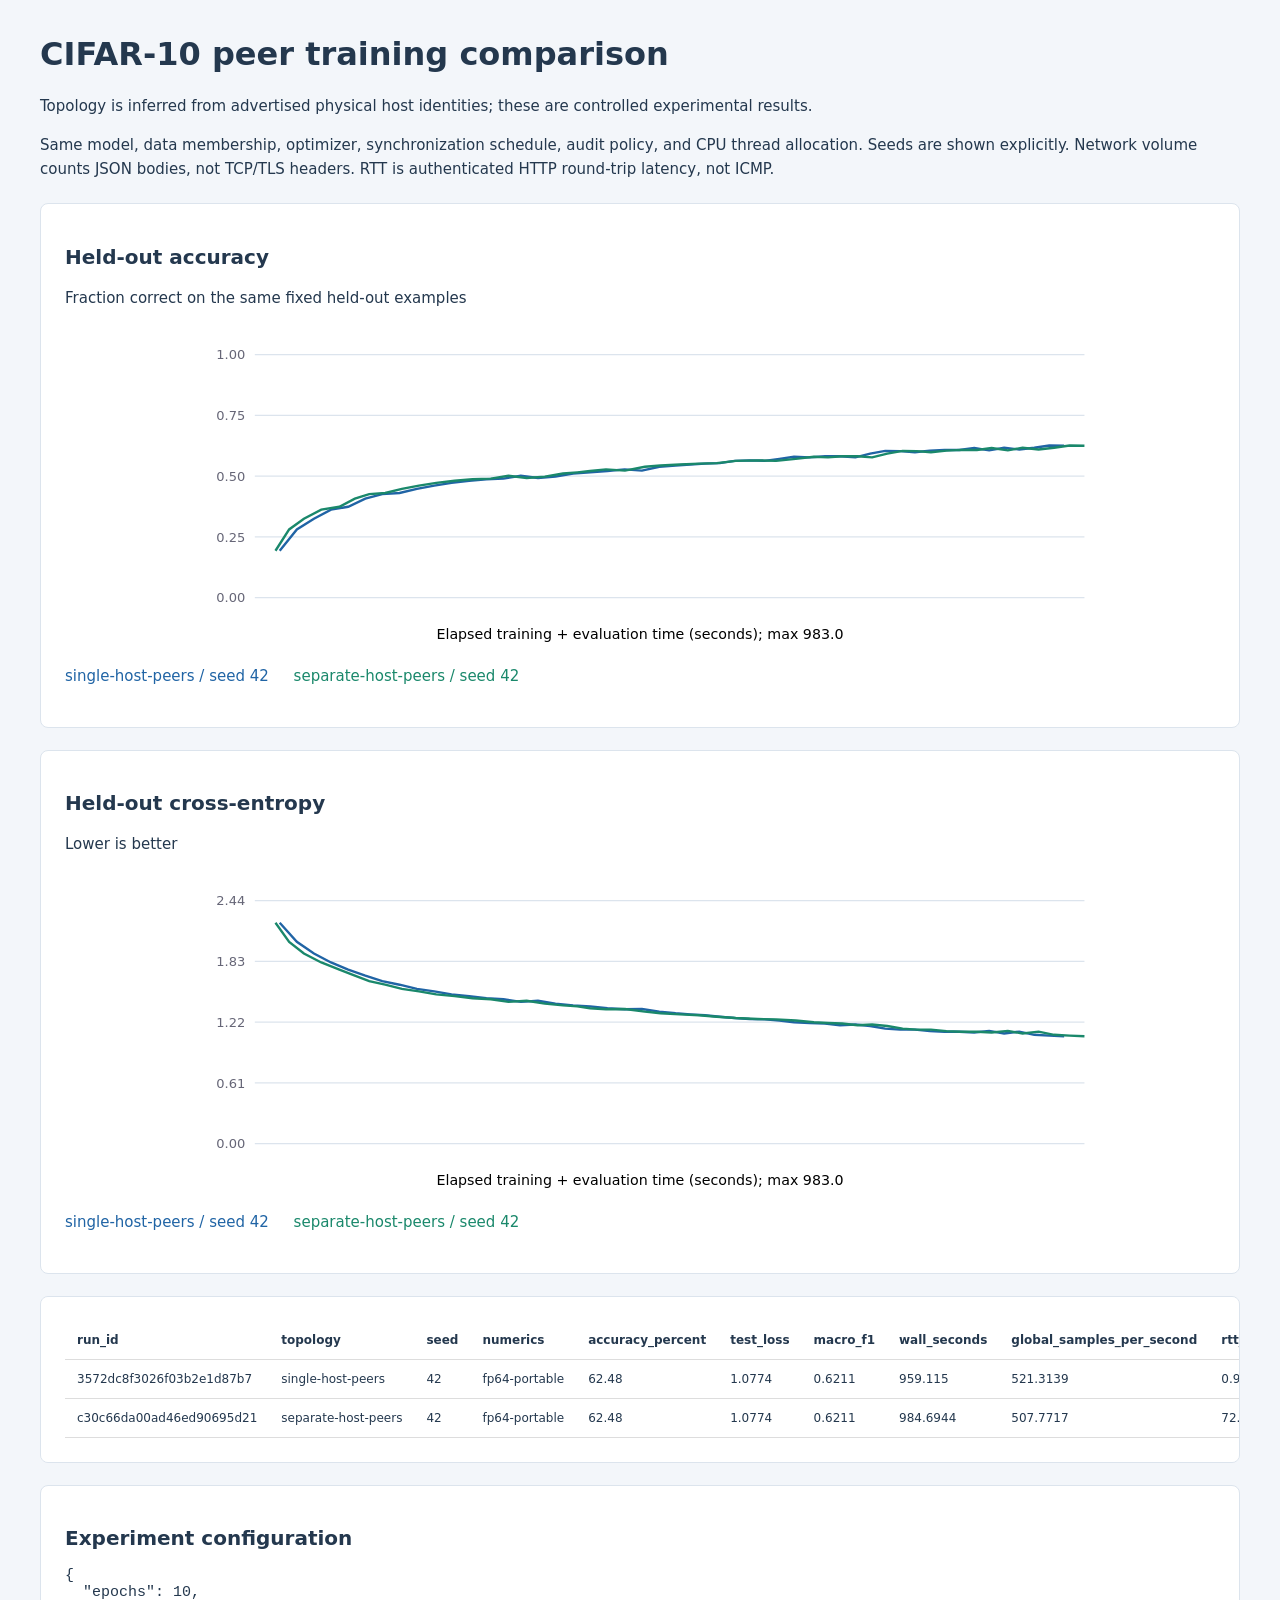
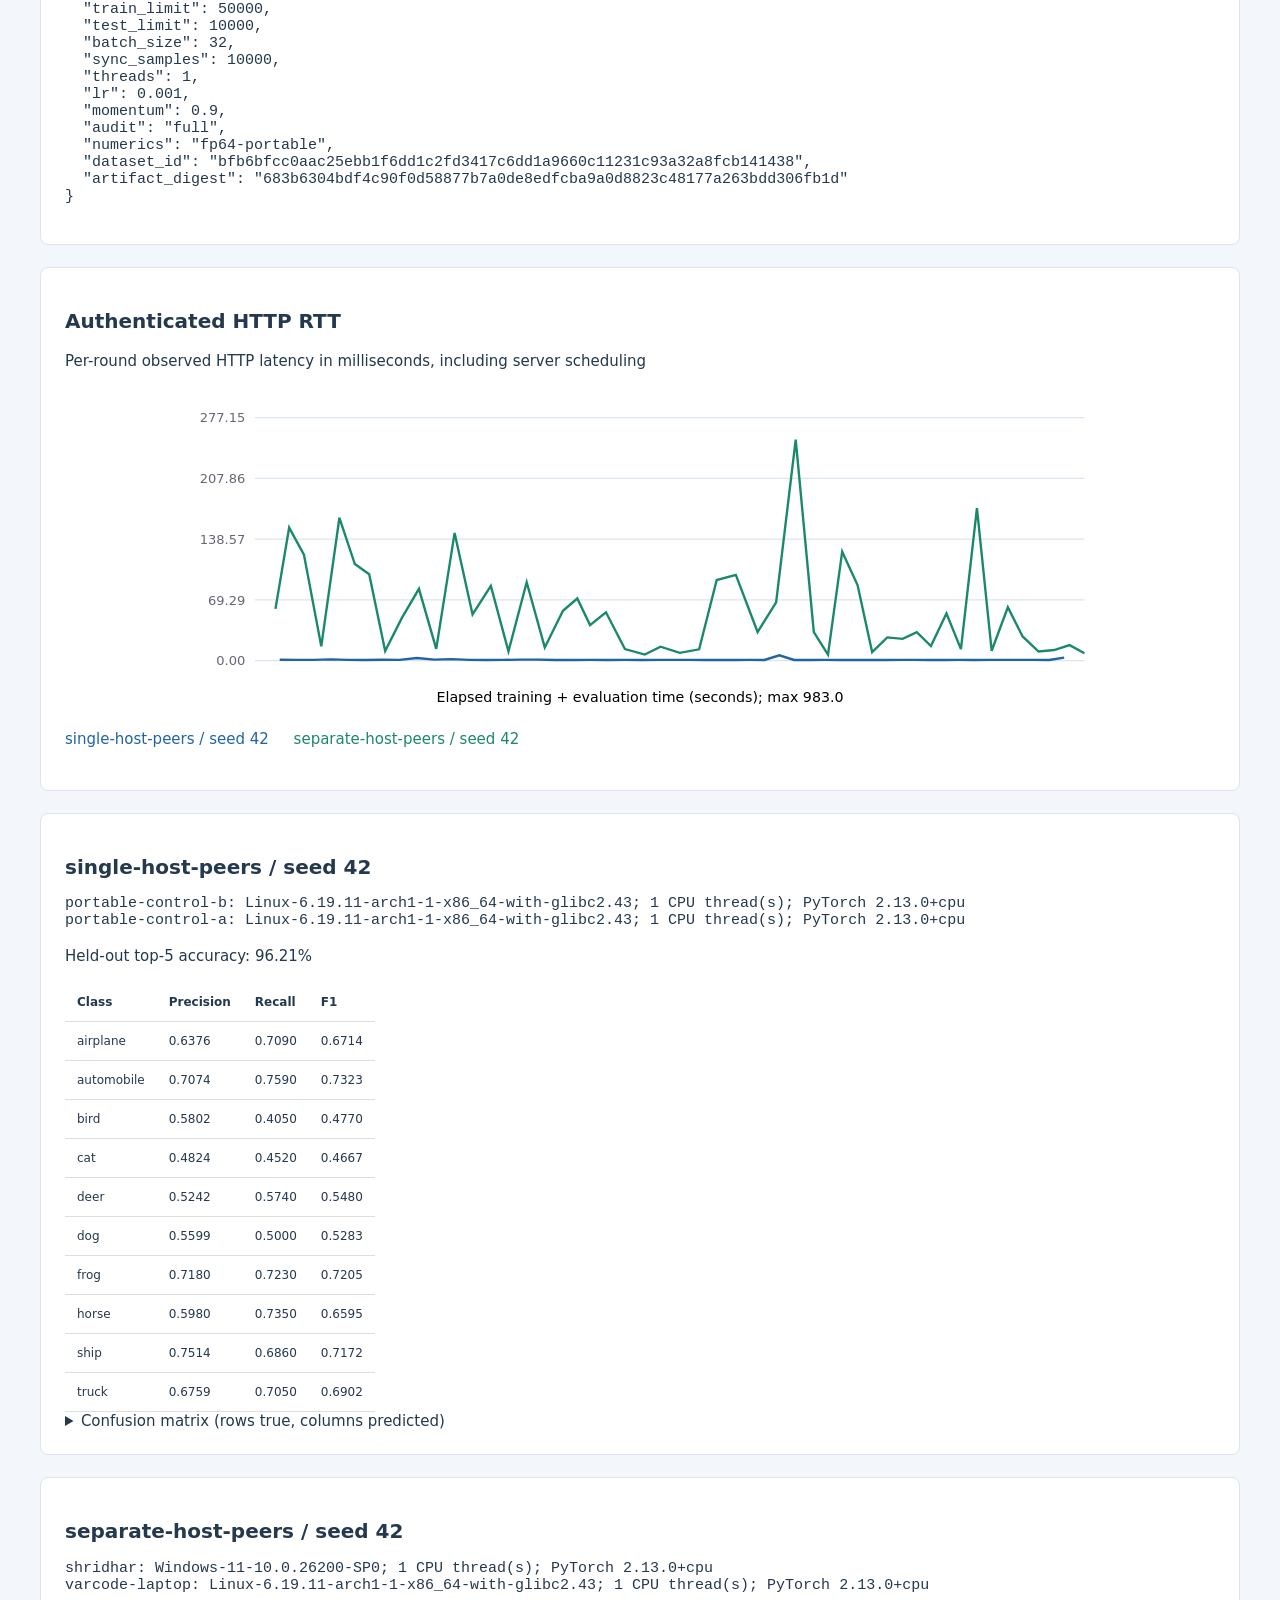
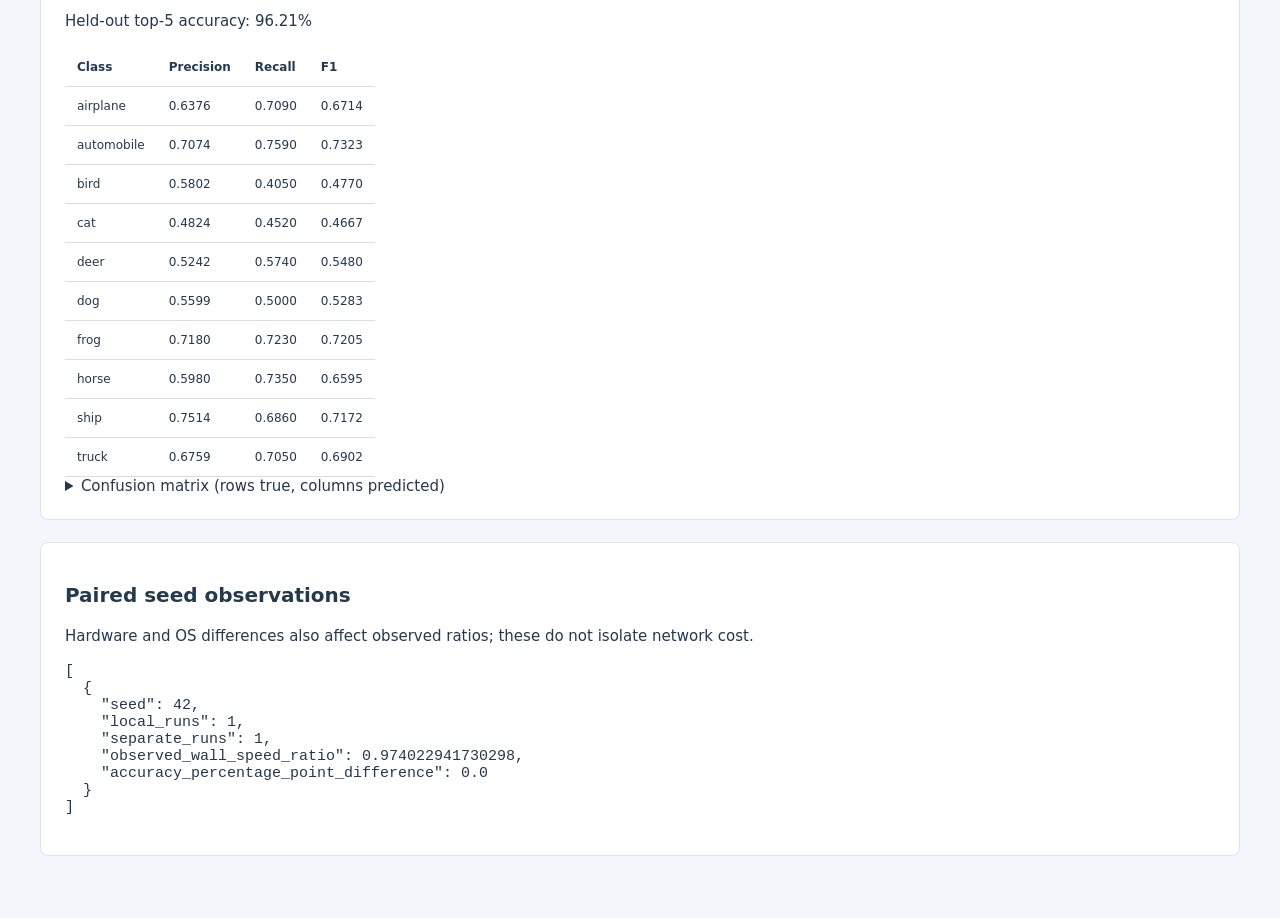
<file: benchmarks/cifar/full-placement-comparison/comparison.html>
<!doctype html><html><head><meta charset="utf-8"><meta name="viewport" content="width=device-width"><title>MTCP CIFAR comparison</title><style>body{font:15px system-ui;background:#f3f6fa;color:#24384e;max-width:1200px;margin:35px auto;padding:0 20px}section{background:white;border:1px solid #dce4ed;border-radius:8px;padding:24px;margin:22px 0}h1{font-size:32px}h2{font-size:20px}svg{width:100%;max-height:320px}pre{white-space:pre-wrap;overflow-wrap:anywhere}section{overflow-x:auto}table{border-collapse:collapse;font-size:12px}td,th{border-bottom:1px solid #ddd;padding:12px;text-align:left;white-space:nowrap}.scroll{overflow:auto}p{line-height:1.6}span{margin-right:20px}</style></head><body><h1>CIFAR-10 peer training comparison</h1><p>Topology is inferred from advertised physical host identities; these are controlled experimental results.</p><p>Same model, data membership, optimizer, synchronization schedule, audit policy, and CPU thread allocation. Seeds are shown explicitly. Network volume counts JSON bodies, not TCP/TLS headers. RTT is authenticated HTTP round-trip latency, not ICMP.</p><section><h2>Held-out accuracy</h2><p>Fraction correct on the same fixed held-out examples</p><svg viewBox="0 0 780 270" role="img" aria-label="Held-out accuracy"><line x1="65" y1="25.0" x2="765" y2="25.0" stroke="#dce4ed"/><text x="57" y="29.0" text-anchor="end" font-size="11" fill="#667">1.00</text><line x1="65" y1="76.25" x2="765" y2="76.25" stroke="#dce4ed"/><text x="57" y="80.25" text-anchor="end" font-size="11" fill="#667">0.75</text><line x1="65" y1="127.5" x2="765" y2="127.5" stroke="#dce4ed"/><text x="57" y="131.5" text-anchor="end" font-size="11" fill="#667">0.50</text><line x1="65" y1="178.75" x2="765" y2="178.75" stroke="#dce4ed"/><text x="57" y="182.75" text-anchor="end" font-size="11" fill="#667">0.25</text><line x1="65" y1="230.0" x2="765" y2="230.0" stroke="#dce4ed"/><text x="57" y="234.0" text-anchor="end" font-size="11" fill="#667">0.00</text><polyline points="86.00,190.48 100.46,172.48 114.89,163.46 129.28,155.83 143.79,153.37 158.22,146.50 172.54,142.73 187.14,141.75 201.76,138.32 216.41,135.50 231.00,133.22 245.90,131.42 260.38,130.17 274.76,129.67 289.40,127.23 303.92,129.10 318.67,127.97 333.58,125.33 348.05,124.32 362.55,123.19 377.05,121.86 391.64,122.91 406.30,119.63 420.04,118.58 432.41,117.68 444.80,116.92 457.39,116.55 469.84,114.67 482.54,114.20 495.05,114.59 507.60,112.99 519.98,111.14 533.22,111.74 546.08,110.79 558.75,110.73 571.76,111.65 584.22,108.50 596.88,106.22 609.51,106.43 621.99,107.33 634.53,105.98 646.93,105.40 659.50,105.44 672.00,103.80 684.61,105.73 697.24,103.58 710.03,105.03 722.70,103.60 735.31,101.65 747.88,101.92" stroke="#2064a5" stroke-width="2" fill="none"/><polyline points="82.42,190.48 93.98,172.48 106.43,163.46 121.07,155.83 136.37,153.37 149.40,146.50 161.51,142.73 174.99,141.75 189.10,138.32 203.49,135.50 218.08,133.22 233.58,131.42 248.72,130.17 264.15,129.67 279.02,127.23 294.39,129.10 309.66,127.97 325.00,125.33 337.10,124.32 347.85,123.19 361.27,121.86 377.29,122.91 394.07,119.63 407.30,118.58 423.62,117.68 439.90,116.92 454.73,116.55 470.87,114.67 489.22,114.20 504.85,114.59 521.38,112.99 536.66,111.14 548.62,111.74 560.60,110.79 573.57,110.73 585.87,111.65 598.63,108.50 611.60,106.22 623.55,106.43 635.47,107.33 648.59,105.98 660.79,105.40 674.29,105.44 686.73,103.80 700.37,105.73 712.83,103.58 726.31,105.03 739.39,103.60 752.48,101.65 765.00,101.92" stroke="#1a886b" stroke-width="2" fill="none"/><text x="390.0" y="265" text-anchor="middle" font-size="12">Elapsed training + evaluation time (seconds); max 983.0</text></svg><p><span style="color:#2064a5">single-host-peers / seed 42</span> <span style="color:#1a886b">separate-host-peers / seed 42</span></p></section><section><h2>Held-out cross-entropy</h2><p>Lower is better</p><svg viewBox="0 0 780 270" role="img" aria-label="Held-out cross-entropy"><line x1="65" y1="25.0" x2="765" y2="25.0" stroke="#dce4ed"/><text x="57" y="29.0" text-anchor="end" font-size="11" fill="#667">2.44</text><line x1="65" y1="76.25" x2="765" y2="76.25" stroke="#dce4ed"/><text x="57" y="80.25" text-anchor="end" font-size="11" fill="#667">1.83</text><line x1="65" y1="127.5" x2="765" y2="127.5" stroke="#dce4ed"/><text x="57" y="131.5" text-anchor="end" font-size="11" fill="#667">1.22</text><line x1="65" y1="178.75" x2="765" y2="178.75" stroke="#dce4ed"/><text x="57" y="182.75" text-anchor="end" font-size="11" fill="#667">0.61</text><line x1="65" y1="230.0" x2="765" y2="230.0" stroke="#dce4ed"/><text x="57" y="234.0" text-anchor="end" font-size="11" fill="#667">0.00</text><polyline points="86.00,43.64 100.46,59.76 114.89,69.56 129.28,77.17 143.79,83.13 158.22,88.21 172.54,92.88 187.14,95.95 201.76,99.43 216.41,101.58 231.00,104.05 245.90,105.63 260.38,107.35 274.76,108.23 289.40,110.47 303.92,109.46 318.67,111.87 333.58,113.38 348.05,114.19 362.55,115.80 377.05,116.65 391.64,116.43 406.30,118.64 420.04,120.02 432.41,120.94 444.80,121.73 457.39,122.96 469.84,124.05 482.54,124.86 495.05,125.23 507.60,126.17 519.98,127.66 533.22,128.27 546.08,128.65 558.75,130.15 571.76,129.48 584.22,130.79 596.88,132.94 609.51,133.80 621.99,133.87 634.53,135.15 646.93,135.67 659.50,135.60 672.00,136.31 684.61,134.89 697.24,137.14 710.03,135.50 722.70,138.20 735.31,138.90 747.88,139.47" stroke="#2064a5" stroke-width="2" fill="none"/><polyline points="82.42,43.64 93.98,59.76 106.43,69.56 121.07,77.17 136.37,83.13 149.40,88.21 161.51,92.88 174.99,95.95 189.10,99.43 203.49,101.58 218.08,104.05 233.58,105.63 248.72,107.35 264.15,108.23 279.02,110.47 294.39,109.46 309.66,111.87 325.00,113.38 337.10,114.19 347.85,115.80 361.27,116.65 377.29,116.43 394.07,118.64 407.30,120.02 423.62,120.94 439.90,121.73 454.73,122.96 470.87,124.05 489.22,124.86 504.85,125.23 521.38,126.17 536.66,127.66 548.62,128.27 560.60,128.65 573.57,130.15 585.87,129.48 598.63,130.79 611.60,132.94 623.55,133.80 635.47,133.87 648.59,135.15 660.79,135.67 674.29,135.60 686.73,136.31 700.37,134.89 712.83,137.14 726.31,135.50 739.39,138.20 752.48,138.90 765.00,139.47" stroke="#1a886b" stroke-width="2" fill="none"/><text x="390.0" y="265" text-anchor="middle" font-size="12">Elapsed training + evaluation time (seconds); max 983.0</text></svg><p><span style="color:#2064a5">single-host-peers / seed 42</span> <span style="color:#1a886b">separate-host-peers / seed 42</span></p></section><section class="scroll"><table><thead><tr><th>run_id</th><th>topology</th><th>seed</th><th>numerics</th><th>accuracy_percent</th><th>test_loss</th><th>macro_f1</th><th>wall_seconds</th><th>global_samples_per_second</th><th>rtt_mean_ms</th><th>rtt_median_ms</th><th>rtt_p95_ms</th><th>worst_peer_rtt_p95_ms</th><th>network_body_mib</th><th>audit_peer_seconds</th><th>evaluation_peer_seconds</th><th>compute_peer_seconds</th><th>cpu_peer_seconds</th><th>peak_peer_rss_mb</th></tr></thead><tbody><tr><td>3572dc8f3026f03b2e1d87b7</td><td>single-host-peers</td><td>42</td><td>fp64-portable</td><td>62.48</td><td>1.0774</td><td>0.6211</td><td>959.115</td><td>521.3139</td><td>0.947</td><td>0.7647</td><td>1.6699</td><td>2.9606</td><td>22.5743</td><td>575.9775</td><td>757.4153</td><td>572.7847</td><td>567.1055</td><td>549.2266</td></tr><tr><td>c30c66da00ad46ed90695d21</td><td>separate-host-peers</td><td>42</td><td>fp64-portable</td><td>62.48</td><td>1.0774</td><td>0.6211</td><td>984.6944</td><td>507.7717</td><td>72.5729</td><td>72.4503</td><td>151.7026</td><td>162.9032</td><td>22.7656</td><td>520.9119</td><td>678.0058</td><td>504.3592</td><td>496.3086</td><td>553.9023</td></tr></tbody></table></section><section><h2>Experiment configuration</h2><pre>{
  &quot;epochs&quot;: 10,
  &quot;train_limit&quot;: 50000,
  &quot;test_limit&quot;: 10000,
  &quot;batch_size&quot;: 32,
  &quot;sync_samples&quot;: 10000,
  &quot;threads&quot;: 1,
  &quot;lr&quot;: 0.001,
  &quot;momentum&quot;: 0.9,
  &quot;audit&quot;: &quot;full&quot;,
  &quot;numerics&quot;: &quot;fp64-portable&quot;,
  &quot;dataset_id&quot;: &quot;bfb6bfcc0aac25ebb1f6dd1c2fd3417c6dd1a9660c11231c93a32a8fcb141438&quot;,
  &quot;artifact_digest&quot;: &quot;683b6304bdf4c90f0d58877b7a0de8edfcba9a0d8823c48177a263bdd306fb1d&quot;
}</pre></section><section><h2>Authenticated HTTP RTT</h2><p>Per-round observed HTTP latency in milliseconds, including server scheduling</p><svg viewBox="0 0 780 270" role="img" aria-label="Authenticated HTTP RTT"><line x1="65" y1="25.0" x2="765" y2="25.0" stroke="#dce4ed"/><text x="57" y="29.0" text-anchor="end" font-size="11" fill="#667">277.15</text><line x1="65" y1="76.25" x2="765" y2="76.25" stroke="#dce4ed"/><text x="57" y="80.25" text-anchor="end" font-size="11" fill="#667">207.86</text><line x1="65" y1="127.5" x2="765" y2="127.5" stroke="#dce4ed"/><text x="57" y="131.5" text-anchor="end" font-size="11" fill="#667">138.57</text><line x1="65" y1="178.75" x2="765" y2="178.75" stroke="#dce4ed"/><text x="57" y="182.75" text-anchor="end" font-size="11" fill="#667">69.29</text><line x1="65" y1="230.0" x2="765" y2="230.0" stroke="#dce4ed"/><text x="57" y="234.0" text-anchor="end" font-size="11" fill="#667">0.00</text><polyline points="86.00,229.26 100.46,229.41 114.89,229.41 129.28,228.96 143.79,229.43 158.22,229.47 172.54,229.26 187.14,229.43 201.76,227.81 216.41,229.21 231.00,228.76 245.90,229.44 260.38,229.45 274.76,229.44 289.40,229.16 303.92,229.15 318.67,229.46 333.58,229.46 348.05,229.41 362.55,229.48 377.05,229.43 391.64,229.46 406.30,229.42 420.04,229.44 432.41,229.44 444.80,229.49 457.39,229.46 469.84,229.47 482.54,229.44 495.05,229.49 507.60,225.50 519.98,229.48 533.22,229.49 546.08,229.43 558.75,229.47 571.76,229.46 584.22,229.47 596.88,229.46 609.51,229.42 621.99,229.44 634.53,229.45 646.93,229.47 659.50,229.36 672.00,229.48 684.61,229.42 697.24,229.41 710.03,229.44 722.70,229.39 735.31,229.46 747.88,227.55" stroke="#2064a5" stroke-width="2" fill="none"/><polyline points="82.42,186.37 93.98,117.79 106.43,140.54 121.07,217.94 136.37,109.50 149.40,148.54 161.51,157.17 174.99,221.86 189.10,194.01 203.49,169.47 218.08,220.09 233.58,122.29 248.72,191.12 264.15,167.04 279.02,222.19 294.39,163.88 309.66,218.89 325.00,187.96 337.10,177.60 347.85,200.05 361.27,189.19 377.29,220.27 394.07,224.88 407.30,218.24 423.62,223.51 439.90,220.47 454.73,162.07 470.87,157.67 489.22,205.91 504.85,180.80 521.38,43.64 536.66,205.98 548.62,224.95 560.60,138.08 573.57,166.31 585.87,222.84 598.63,210.45 611.60,211.66 623.55,206.10 635.47,217.71 648.59,190.27 660.79,220.31 674.29,101.34 686.73,221.71 700.37,185.03 712.83,209.61 726.31,222.35 739.39,221.09 752.48,216.97 765.00,223.82" stroke="#1a886b" stroke-width="2" fill="none"/><text x="390.0" y="265" text-anchor="middle" font-size="12">Elapsed training + evaluation time (seconds); max 983.0</text></svg><p><span style="color:#2064a5">single-host-peers / seed 42</span> <span style="color:#1a886b">separate-host-peers / seed 42</span></p></section><section><h2>single-host-peers / seed 42</h2><pre>portable-control-b: Linux-6.19.11-arch1-1-x86_64-with-glibc2.43; 1 CPU thread(s); PyTorch 2.13.0+cpu
portable-control-a: Linux-6.19.11-arch1-1-x86_64-with-glibc2.43; 1 CPU thread(s); PyTorch 2.13.0+cpu</pre><p>Held-out top-5 accuracy: 96.21%</p><table><thead><tr><th>Class</th><th>Precision</th><th>Recall</th><th>F1</th></tr></thead><tbody><tr><td>airplane</td><td>0.6376</td><td>0.7090</td><td>0.6714</td></tr><tr><td>automobile</td><td>0.7074</td><td>0.7590</td><td>0.7323</td></tr><tr><td>bird</td><td>0.5802</td><td>0.4050</td><td>0.4770</td></tr><tr><td>cat</td><td>0.4824</td><td>0.4520</td><td>0.4667</td></tr><tr><td>deer</td><td>0.5242</td><td>0.5740</td><td>0.5480</td></tr><tr><td>dog</td><td>0.5599</td><td>0.5000</td><td>0.5283</td></tr><tr><td>frog</td><td>0.7180</td><td>0.7230</td><td>0.7205</td></tr><tr><td>horse</td><td>0.5980</td><td>0.7350</td><td>0.6595</td></tr><tr><td>ship</td><td>0.7514</td><td>0.6860</td><td>0.7172</td></tr><tr><td>truck</td><td>0.6759</td><td>0.7050</td><td>0.6902</td></tr></tbody></table><details><summary>Confusion matrix (rows true, columns predicted)</summary><pre>[[709, 47, 54, 19, 24, 5, 14, 15, 67, 46], [32, 759, 4, 8, 9, 3, 8, 8, 36, 133], [86, 22, 405, 76, 150, 83, 77, 62, 21, 18], [22, 15, 50, 452, 105, 157, 69, 88, 13, 29], [25, 5, 57, 61, 574, 40, 57, 152, 20, 9], [16, 9, 52, 182, 68, 500, 30, 114, 14, 15], [11, 14, 37, 66, 81, 26, 723, 21, 9, 12], [18, 5, 22, 48, 65, 59, 10, 735, 6, 32], [145, 64, 15, 14, 9, 10, 6, 7, 686, 44], [48, 133, 2, 11, 10, 10, 13, 27, 41, 705]]</pre></details></section><section><h2>separate-host-peers / seed 42</h2><pre>shridhar: Windows-11-10.0.26200-SP0; 1 CPU thread(s); PyTorch 2.13.0+cpu
varcode-laptop: Linux-6.19.11-arch1-1-x86_64-with-glibc2.43; 1 CPU thread(s); PyTorch 2.13.0+cpu</pre><p>Held-out top-5 accuracy: 96.21%</p><table><thead><tr><th>Class</th><th>Precision</th><th>Recall</th><th>F1</th></tr></thead><tbody><tr><td>airplane</td><td>0.6376</td><td>0.7090</td><td>0.6714</td></tr><tr><td>automobile</td><td>0.7074</td><td>0.7590</td><td>0.7323</td></tr><tr><td>bird</td><td>0.5802</td><td>0.4050</td><td>0.4770</td></tr><tr><td>cat</td><td>0.4824</td><td>0.4520</td><td>0.4667</td></tr><tr><td>deer</td><td>0.5242</td><td>0.5740</td><td>0.5480</td></tr><tr><td>dog</td><td>0.5599</td><td>0.5000</td><td>0.5283</td></tr><tr><td>frog</td><td>0.7180</td><td>0.7230</td><td>0.7205</td></tr><tr><td>horse</td><td>0.5980</td><td>0.7350</td><td>0.6595</td></tr><tr><td>ship</td><td>0.7514</td><td>0.6860</td><td>0.7172</td></tr><tr><td>truck</td><td>0.6759</td><td>0.7050</td><td>0.6902</td></tr></tbody></table><details><summary>Confusion matrix (rows true, columns predicted)</summary><pre>[[709, 47, 54, 19, 24, 5, 14, 15, 67, 46], [32, 759, 4, 8, 9, 3, 8, 8, 36, 133], [86, 22, 405, 76, 150, 83, 77, 62, 21, 18], [22, 15, 50, 452, 105, 157, 69, 88, 13, 29], [25, 5, 57, 61, 574, 40, 57, 152, 20, 9], [16, 9, 52, 182, 68, 500, 30, 114, 14, 15], [11, 14, 37, 66, 81, 26, 723, 21, 9, 12], [18, 5, 22, 48, 65, 59, 10, 735, 6, 32], [145, 64, 15, 14, 9, 10, 6, 7, 686, 44], [48, 133, 2, 11, 10, 10, 13, 27, 41, 705]]</pre></details></section><section><h2>Paired seed observations</h2><p>Hardware and OS differences also affect observed ratios; these do not isolate network cost.</p><pre>[
  {
    &quot;seed&quot;: 42,
    &quot;local_runs&quot;: 1,
    &quot;separate_runs&quot;: 1,
    &quot;observed_wall_speed_ratio&quot;: 0.974022941730298,
    &quot;accuracy_percentage_point_difference&quot;: 0.0
  }
]</pre></section></body></html>
</file>
